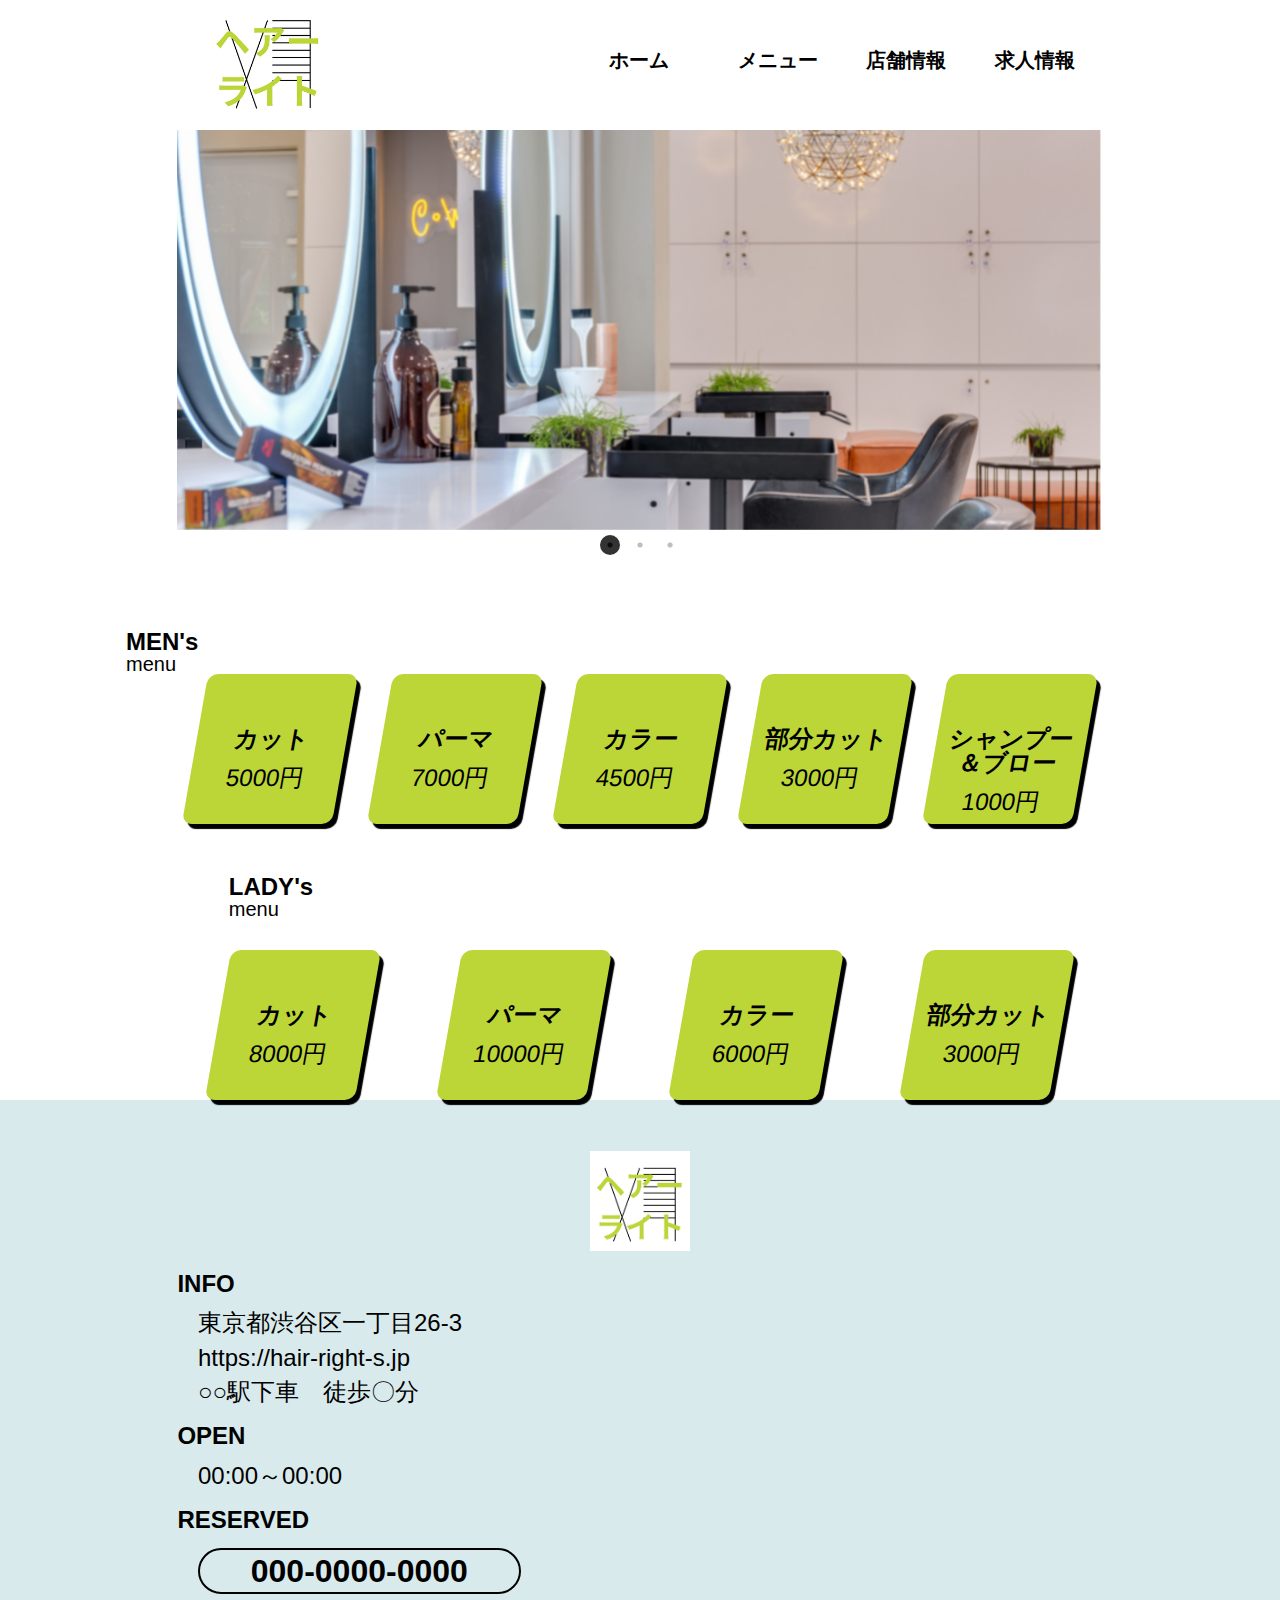
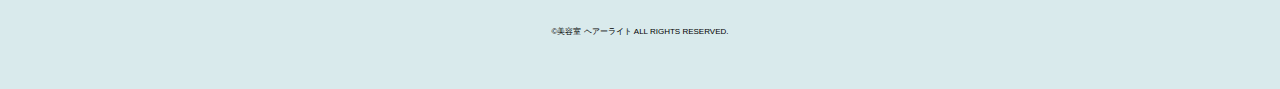
<file: index.html>
<!DOCTYPE html>
<html lang="ja">
  <head>
    <meta charset="UTF-8" />
    <meta http-equiv="X-UA-Compatible" content="IE=edge" />
    <meta name="viewport" content="width=device-width, initial-scale=1.0" />
    <title>hair right</title>
    <link rel="stylesheet" href="css/reset.css" />
    <link rel="stylesheet" href="css/style.css" />
    <link rel="stylesheet" type="text/css" href="css/slick.css">
    <link rel="stylesheet" href="css/slick-theme.css">
  </head>
  <body>
    <header class="header" id="header">
        <div class="header-wrap">
            <h1 class="header-h1"><img class="logo" src="img/logo450450.png" alt="ロゴ" /></h1>
            <nav class="nav-menu">
                <ul>
                    <li class="list-item"><a href="index.html#home">ホーム</a></li>
                    <li class="list-item"><a href="index.html#menu">メニュー</a></li>
                    <li class="list-item"><a href="index.html#footer">店舗情報</a></li>
                    <li class="list-item"><a href="form.html">求人情報</a></li>
                </ul>
            </nav>
            <div class="openbtn1"><span></span><span></span><span></span></div>
        </div>
        <div class="humbergerIcon-menu">
            <ul class="humbergerIcon-Lists">
                <li class="humbergerIcon-li"><a href="index.html#home">ホーム</a></li>
                <li class="humbergerIcon-li"><a href="index.html#menu">メニュー</a></li>
                <li class="humbergerIcon-li"><a href="index.html#footer">店舗情報</a></li>
                <li class="humbergerIcon-li"><a href="form.html">求人情報</a></li>
            </ul>
        </div>
    </header>
    <section class="home" id="home">
        <main class="mv">
            <ul class="slider">
                <li class="slider-item slider-item01"><img src="img/slide-item01.png" alt=""></li>
                <li class="slider-item slider-item02"><img src="img/slide-item02.png" alt=""></li>
                <li class="slider-item slider-item03"><img src="img/slide-item03.png" alt=""></li>
            </ul> 
        </main>   
    </section>
    <section class="menu" id="menu">
        <div class="menu-mens-wrap">
            <div class="menu-header">
                <div class="mens-title">
                    <h2 class="menu-h2">MEN's</h2>
                    <p class="menu-p">menu</p>
                </div>
            </div>
            <div class="menu-boxs">
                <div class="menu-box m"><h3>カット</h3><p>5000円</p></div>
                <div class="menu-box m"><h3>パーマ</h3><p>7000円</p></div>
                <div class="menu-box m"><h3>カラー</h3><p>4500円</p></div>
                <div class="menu-box m"><h3>部分カット</h3><p>3000円</p></div>
                <div class="menu-box m"><h3>シャンプー<br>＆ブロー</h3><p>1000円</p></div>          
            </div>
        </div>
        <div class="menu-ladys-wrap">
            <div class="ladys-title">
                <h2 class="menu-h2">LADY's</h2>
                <p class="menu-p">menu</p>
            </div>
            <div class="menu-boxs">
                <div class="menu-box l"><h3>カット</h3><p>8000円</p></div>
                <div class="menu-box l"><h3>パーマ</h3><p>10000円</p></div>
                <div class="menu-box l"><h3>カラー</h3><p>6000円</p></div>
                <div class="menu-box l"><h3>部分カット</h3><p>3000円</p></div>
            </div>
        </div>
        <p id="page-top"><a href="#">Page Top</a></p>
    </section>
    <footer class="footer" id="footer">
        <!-- <h2 class="footer-h2">ヘアーライト</h2> -->
        <h1 class="header-h11"><img class="logo" src="img/logo450450.png" alt="ロゴ" /></h1>
        <div class="float-wrap">
            <div class="left-wrap">
                <div class="footer-info">
                    <h3 class="footer-h3">INFO</h3>
                    <p class="footer-p">東京都渋谷区一丁目26-3</p>
                    <p class="footer-p">https://hair-right-s.jp</p>
                    <p class="footer-p">○○駅下車　徒歩〇分</p>
                </div>
                <div class="footer-open">
                    <h3 class="footer-h3">OPEN</h3>
                    <p class="footer-p">00:00～00:00</p>
                </div>
                <div class="footer-resrve">
                    <h3 class="footer-h3">RESERVED</h3>
                    <h2 class="h2-tel"><a href="tel:+000-0000-0000">000-0000-0000</a></h2>
                </div>
            </div>
            <div class="right-wrap">
                <iframe src="https://www.google.com/maps/embed?pb=!1m18!1m12!1m3!1d3241.7241911140673!2d139.69133181443033!3d35.659166380199395!2m3!1f0!2f0!3f0!3m2!1i1024!2i768!4f13.1!3m3!1m2!1s0x60188cab01d553ad%3A0x6b51b443089d96a1!2z44CSMTUwLTAwNDYg5p2x5Lqs6YO95riL6LC35Yy65p2-5r-k77yR5LiB55uu77yS77yW4oiS77yTIOiqreWjsua4i-iwt-ODk-ODqw!5e0!3m2!1sja!2sjp!4v1673612138041!5m2!1sja!2sjp" width="800" height="600" style="border:0;" allowfullscreen="" loading="lazy" referrerpolicy="no-referrer-when-downgrade"></iframe>
            </div>
        </div>
        <div class="copyright">
            <small>&copy;美容室 ヘアーライト ALL RIGHTS RESERVED.</small>
        </div>
    </footer>
    <script src="js/jquery-3.6.3.min.js"></script>
    <script src="js/slick.min.js"></script>
    <script src="js/script.js"></script>
  </body>
</html>
</file>
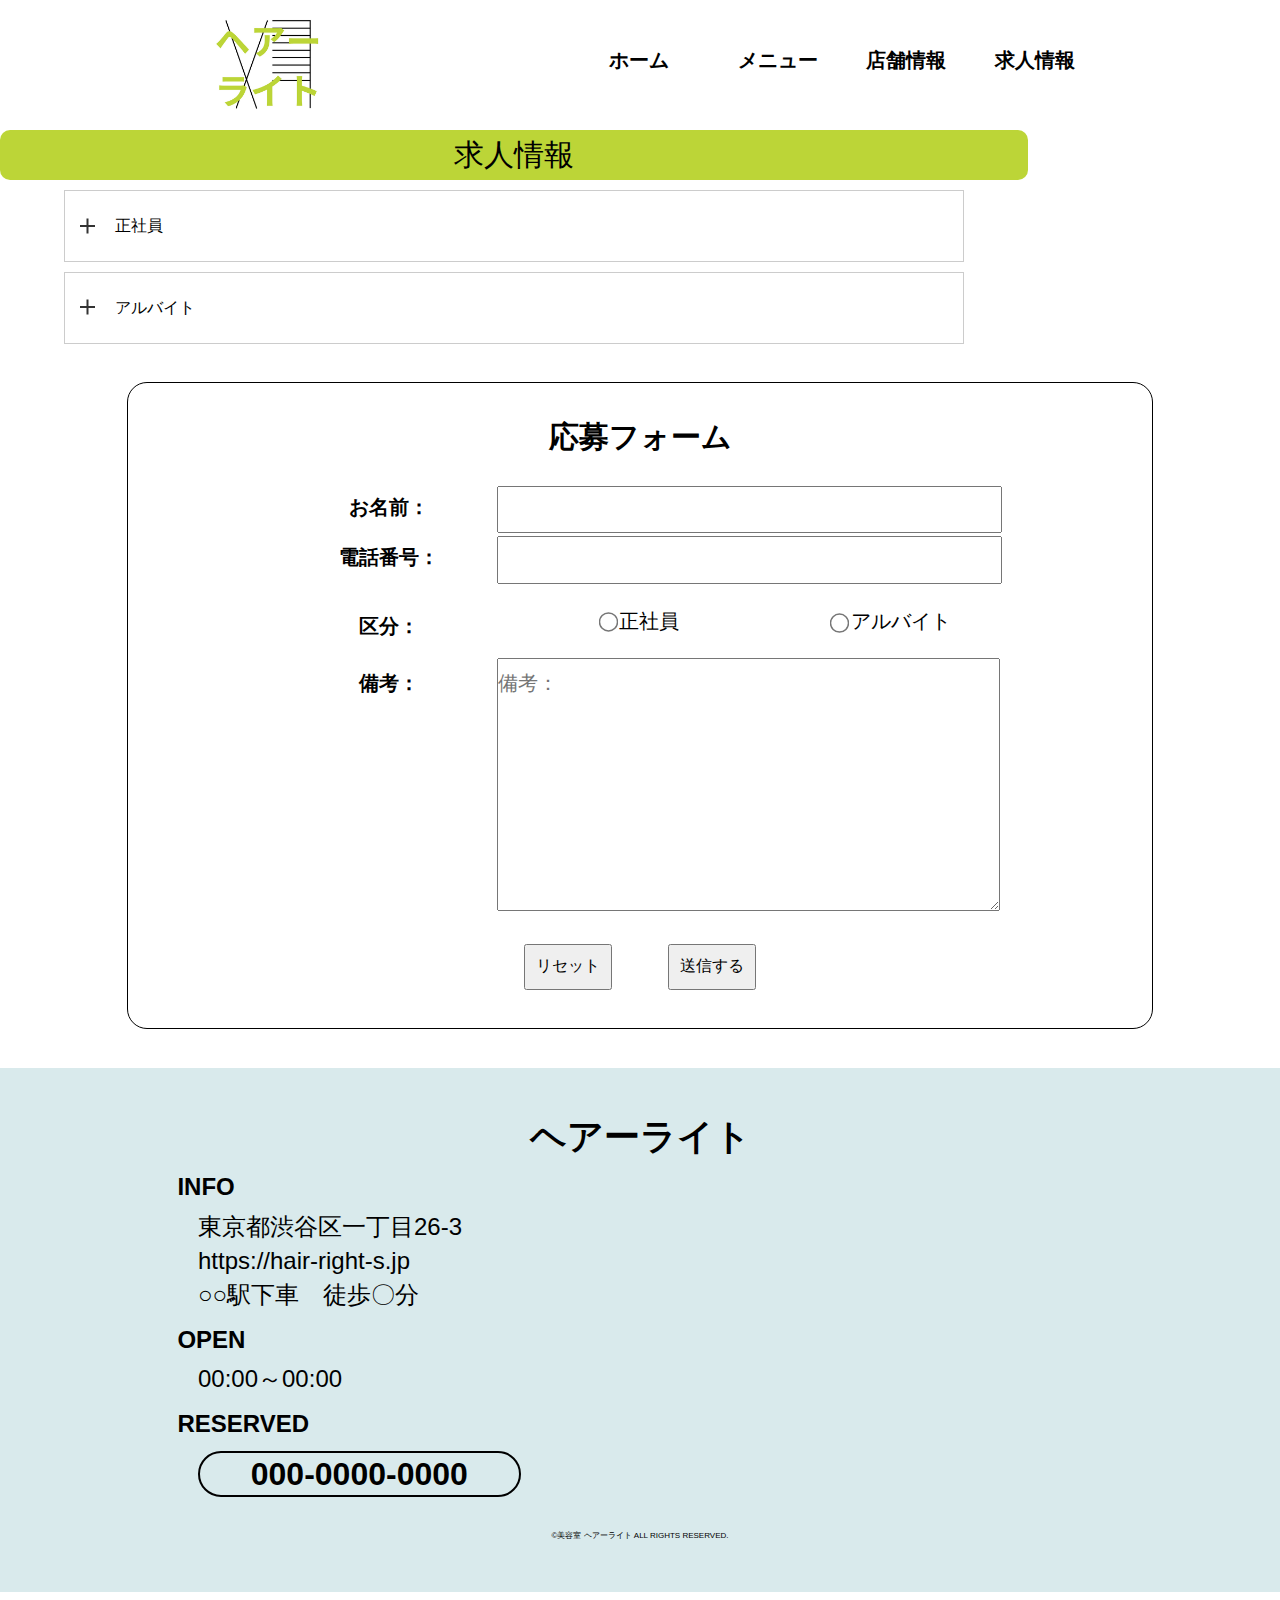
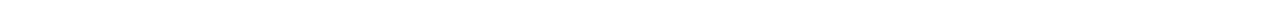
<file: form.html>
<!DOCTYPE html>
<html lang="ja">
  <head>
    <meta charset="UTF-8" />
    <meta http-equiv="X-UA-Compatible" content="IE=edge" />
    <meta name="viewport" content="width=device-width, initial-scale=1.0" />
    <title>application form</title>
    <link rel="stylesheet" href="css/reset.css" />
    <link rel="stylesheet" href="css/style.css" />
    <link rel="stylesheet" type="text/css" href="css/slick.css">
    <link rel="stylesheet" href="css/slick-theme.css">
  </head>
  <body>
    <header class="header" id="header">
        <div class="header-wrap">
            <h1 class="header-h1"><img class="logo" src="img/logo450450.png" alt="ロゴ" /></h1>
            <nav class="nav-menu">
                <ul>
                  <li class="list-item"><a href="index.html#home">ホーム</a></li>
                  <li class="list-item"><a href="index.html#menu">メニュー</a></li>
                  <li class="list-item"><a href="index.html#footer">店舗情報</a></li>
                  <li class="list-item"><a href="form.html">求人情報</a></li>
                </ul>
            </nav>
            <div class="openbtn1"><span></span><span></span><span></span></div>
        </div>
        <div class="humbergerIcon-menu">
            <ul class="humbergerIcon-Lists">
                <li class="humbergerIcon-li"><a href="index.html#home">ホーム</a></li>
                <li class="humbergerIcon-li"><a href="index.html#menu">メニュー</a></li>
                <li class="humbergerIcon-li"><a href="index.html#footer">店舗情報</a></li>
                <li class="humbergerIcon-li"><a href="form.html">求人情報</a></li>
            </ul>
        </div>
    </header>
    <section class="recruit" id="recruit">
        <main class="recruit-main">
            <div class="recruit-h2">求人情報</div>
            <ul class="accordion-area">
                <li>
                  <section class="r">
                    <h3 class="title">正社員</h3>
                    <div class="box">
                      <p>年齢　経験者不問。未経験者35歳くらいまで。</p>
                      <p>月給25万～</p>
                      <p>社会保険加入</p>
                    </div>
                  </section>
                </li>
                <li>
                  <section class="r">
                    <h3 class="title">アルバイト</h3>
                    <div class="box">
                      <p>要相談。お気軽にご相談ください。</p>
                      <p>時給：1200円～</p>
                      <p>制服貸与</p>
                    </div>
                  </section>
                </li>
            </ul>    
        </main> 
    </section>
    <form action="#">
      <h2 class="app-title">応募フォーム</h2>
      <table class="application">
        <tr>
          <th class="table-th">お名前：</th>
          <td><input class="table-td" type="text"></td>
        </tr>
        <tr>
          <th class="table-th">電話番号：</th>
          <td><input class="table-td" type="tel"></td>
        </tr>
        <tr>
          <th class="table-th">区分：</th>
          <td class="td-wrap">
            <label for="full" ><input class="t-radio" id="full" type="radio" name="staff" value="full-time"><span class="radio-label">正社員</span></label>
            <label for="part" ><input class="t-radio" id="part" type="radio" name="staff" value="part-time"><span class="radio-label">アルバイト</span></label>
          </td>
        </tr>
        <tr>
          <th class="table-th message" >備考：</th>
          <td><textarea class="textarea" name="note" id="note" cols="50" rows="10" placeholder="備考："></textarea></td>
        </tr>
      </table>
      <div class="button-wrap">
        <input type="reset" value="リセット" class="reset-btn">
        <input type="submit" value="送信する" class="sub-btn">
      </div>
    </form>
   
    <footer class="footer" id="footer">
      <h2 class="footer-h2">ヘアーライト</h2>
      <div class="float-wrap">
          <div class="left-wrap">
              <div class="footer-info">
                  <h3 class="footer-h3">INFO</h3>
                  <p class="footer-p">東京都渋谷区一丁目26-3</p>
                  <p class="footer-p">https://hair-right-s.jp</p>
                  <p class="footer-p">○○駅下車　徒歩〇分</p>
              </div>
              <div class="footer-open">
                  <h3 class="footer-h3">OPEN</h3>
                  <p class="footer-p">00:00～00:00</p>
              </div>
              <div class="footer-resrve">
                  <h3 class="footer-h3">RESERVED</h3>
                  <h2 class="h2-tel"><a href="tel:+000-0000-0000">000-0000-0000</a></h2>
              </div>
          </div>
          <div class="right-wrap">
              <iframe src="https://www.google.com/maps/embed?pb=!1m18!1m12!1m3!1d3241.7241911140673!2d139.69133181443033!3d35.659166380199395!2m3!1f0!2f0!3f0!3m2!1i1024!2i768!4f13.1!3m3!1m2!1s0x60188cab01d553ad%3A0x6b51b443089d96a1!2z44CSMTUwLTAwNDYg5p2x5Lqs6YO95riL6LC35Yy65p2-5r-k77yR5LiB55uu77yS77yW4oiS77yTIOiqreWjsua4i-iwt-ODk-ODqw!5e0!3m2!1sja!2sjp!4v1673612138041!5m2!1sja!2sjp" width="800" height="600" style="border:0;" allowfullscreen="" loading="lazy" referrerpolicy="no-referrer-when-downgrade"></iframe>
          </div>
      </div>
      <div class="copyright">
          <small>&copy;美容室 ヘアーライト ALL RIGHTS RESERVED.</small>
      </div>
    </footer>
    <script src="js/jquery-3.6.3.min.js"></script>
    <script src="js/slick.min.js"></script>
    <script src="js/script.js"></script>
  </body>
</html>
</file>
<file: css/style.css>
/* common */
body {
    font-family: Verdana, Geneva, Tahoma, sans-serif;
}
a {
    text-decoration: none;
}

@media screen and (max-width: 450px) {
    .header {
        max-width: 450px;
        width: 100%;
        height: 100px;
        position: fixed;
        top: 0;
        z-index: 11;
    }
    .header-wrap {
        width: 100%;
        height: 100%;
        display: flex;
        justify-content: space-between;
        align-items: center;
    }
    .header-wrap.active {
        display: none;
    }
    .header-h1 {
        margin-left: 7%;
        width: 80px;
        height: 80px;
    }
    .logo {
        width: 100%;
        object-fit: cover;
    }
    .nav-menu {
        display: none;
    }
    .openbtn1 {
           /*ボタン内側の基点となるためrelativeを指定。
    追従するナビゲーションの場合はfixed＋top、rightといった位置をセットで指定*/
        position: relative;
        cursor: pointer;
        width: 50px;
        height:50px;
        border-radius: 5px;
        margin-right: 7%;
    }

    /*ボタン内側*/
    .openbtn1 span{
        display: inline-block;
        transition: all .4s;/*アニメーションの設定*/
        position: absolute;
        left: 14px;
        height: 2px;
        border-radius: 5px;
        background: #000;
        width: 58%;
    }

    .openbtn1 span:nth-of-type(1) {
        top:13px;	
    }

    .openbtn1 span:nth-of-type(2) {
        top:19px;
    }

    .openbtn1 span:nth-of-type(3) {
        top:25px;
    }

    .openbtn1 span:nth-of-type(3)::after {
        content:"Menu";/*3つ目の要素のafterにMenu表示を指定*/
        position: absolute;
        top: 6px;
        left: 0;
        color: #000;
        font-size: 0.6rem;
        text-transform: uppercase;
    }

    /*activeクラスが付与されると線が回転して×になり、Menu⇒Closeに変更*/
    .openbtn1.active span:nth-of-type(1) {
        top: 14px;
        left: 18px;
        transform: translateY(6px) rotate(-45deg);
        width: 30%;
    }

    .openbtn1.active span:nth-of-type(2) {
        opacity: 0;
    }

    .openbtn1.active span:nth-of-type(3){
        top: 26px;
        left: 18px;
        transform: translateY(-6px) rotate(45deg);
        width: 30%;
    }

    .openbtn1.active span:nth-of-type(3)::after {
        content:"Close";/*3つ目の要素のafterにClose表示を指定*/
        transform: translateY(0) rotate(-45deg);
        top:5px;
        left:4px;
    }

    .humbergerIcon-menu {
        display: none;
    }
    .humbergerIcon-menu.active {
        display: block;
        visibility: visible;
        width: 100vw;
        height: 100vh;
        background-color: #fff;
    }
    .humbergerIcon-Lists {
        width: 100%;
        padding-top: 40%;
    }
    .humbergerIcon-li {
        text-align: center;
        margin-bottom: 40px;
    }
    .humbergerIcon-li a {
        font-size: 20px;
        font-weight: bold;
        color: #000;
    }
    .humbergerIcon-li a:hover {
        font-size: 20px;
        background-color: #bcd537;
        padding: 7px;
        border-radius: 10px;
    }

    /* home */
    .home {
        max-width: 450px;
        width: 100%;
        margin-top: 100px;
    }
    .mv {
        margin: auto;
        display: block;
        width: 80%;
        height: 67vw;
    }
    .slider {
        position:relative;
        z-index: 1;
      /*↑z-indexの値をh1のz-indexの値よりも小さくして背景に回す*/
    }
    /*　背景画像設定　*/
    
    /* .slider-item01 {
        background:url(../img/slide-item01.png);
    }
    
    .slider-item02 {
        background:url(../img/slide-item02.png);
    }
    
    .slider-item03 {
        background:url(../img/slide-item03.png);
    } */
    
    .slider-item img {
        width: 100%;/*各スライダー全体の横幅を画面の高さいっぱい（100%）にする*/
        /* height: 200px; 各スライダー全体の縦幅を画面の高さいっぱい（100vh）にする */
        /* background-repeat: no-repeat;背景画像をリピートしない */
        /* background-position: center;背景画像の位置を中央に */
        /* background-size: cover;背景画像が.slider-item全体を覆い表示 */
        object-fit: cover;
    }
    
    /*ドットナビゲーションの設定*/
    
    .slick-dots {
      position: relative;
      z-index: 3;
      text-align:center;
      margin:0 0 50px 0;/*ドットの位置*/
    }
    
    .slick-dots li {
        display:inline-block;
        margin:0 5px;
    }
    
    .slick-dots button {
        color: transparent;
        outline: none;
        width:8px;/*ドットボタンのサイズ*/
        height:8px;/*ドットボタンのサイズ*/
        display:block;
        border-radius:50%;
        background:#fff;/*ドットボタンの色*/
    }
    
    .slick-dots .slick-active button{
        background:#333;/*ドットボタンの現在地表示の色*/
    }

    /* menu */
    .menu {
        max-width: 450px;
        width: 100%;
    }
    .menu-mens-wrap {
        margin: 5% 0;
        display: flex;
        flex-direction: column;
        justify-content: center;
    }
    .menu-ladys-wrap {
        margin: 5% 0;
    }
    .menu-header {
        display: flex;
        justify-content: space-between;
        align-items: center;
    }
    .menu-img {
        width: 150px;
        height: 100px;
    }
    .menu-img img {
        width: 100%;
        object-fit: cover;
    }
    .mens-title {
        margin: 10% auto 0 auto;
        text-align: center;
    }
    .ladys-title {
        margin-top: 15%; 
        text-align: center;
    }
    .menu-h2 {
        font-size: 28px;
        font-weight: bold;
    }
    .menu-p {
        font-size: 24px;
    }
    .menu-boxs {
        width: 100%;
        display: flex;
        flex-direction: column;
        
    }
    .menu-box {
        margin: 5% auto;
        display: block;
        width: 50vw;
        height: 40vw;
        background-color: #bcd537;
        border-radius: 10px;
        box-shadow: 10px 10px 1px #000;
        transform: skewX(-10deg);
        transition: all 0.7s linear;
    }
    .menu-box:hover {
        transform: translate(10px,10px);
        box-shadow: none;
        background-color: #d9eaec;
    }
    .menu-box h3 {
        text-align: center;
        margin-top: 28%;
        font-size: 20px;
    }
    .menu-box p {
        text-align: center;
        margin-top: 10%;
        font-size: 20px;
    }

    /*リンクを右下に固定*/
    #page-top {
        position: fixed;
        right: 10px;
        bottom:10px;
        z-index: 2;
        /*はじめは非表示*/
        opacity: 0;
        transform: translateY(100px);
    }


    /* footer */
    .footer {
        max-width: 450px;
        width: 100%;
        background-color: #d9eaec;
        padding: 10% 0;
    }
    .header-h11 {
        height: 100px;
        width: 100px;
        margin: auto;
    }
    .footer-h2 {
        font-size: 24px;
        text-align: center;
    }
    .footer-h3 {
        font-size: 20px;
        /* margin-left: 10%; */
        margin: 4% 0 2% 10%;
    }
    .footer-p {
        font-size: 18px;
        margin-left: 14%;
    }
    .h2-tel {
        font-size: 26px;
        margin-left: 14%;
        background-color: #d9eaec;
        border: 1px solid #000;
        border-radius: 26px;
        width: 70%;
        text-align: center;
        padding: 1%;
    }
    .h2-tel a {
        color: #000;
    }
    .h2-tel a:hover {
        color: #fff;
    }
    .right-wrap {
        width: 80%;
        height: 200px;
        position: relative;
        display: block;
        margin: 5% auto;
    }
    .right-wrap iframe{
        position: absolute;
        width: 100%;
        height: 100%;
        top: 50%;
        left: 50%;
        transform: translate(-50%, -50%);
    }
    .copyright {
        text-align: center;
    }
    small {
        font-size: 8px;
    }

    /* form */
    .recruit {
        max-width: 450px;
        width: 100%;
        margin-top: 100px;
    }
    .recruit-main {
        width: 100%;
    }
    .recruit-h2 {
        font-size: 30px;
        color: #000;
        text-align: center;
        background-color: #bcd537;
        border-radius: 10px;
        padding: 10px;
    }
    /*==================================================
    アコーディオンのためのcss
    ===================================*/

    /*アコーディオン全体*/
    .accordion-area{
        list-style: none;
        width: 90%;
        max-width: 400px;
        margin:0 auto;
    }

    .accordion-area li{
        margin: 10px 0;
    }

    .accordion-area section {
    border: 1px solid #ccc;
    }

    /*アコーディオンタイトル*/
    .title {
        position: relative;/*+マークの位置基準とするためrelative指定*/
        cursor: pointer;
        font-size:1rem;
        font-weight: normal;
        padding: 3% 3% 3% 50px;
        transition: all .5s ease;
    }

    /*アイコンの＋と×*/
    .title::before,
    .title::after{
        position: absolute;
        content:'';
        width: 15px;
        height: 2px;
        background-color: #333;
        
    }
    .title::before{
        top:48%;
        left: 15px;
        transform: rotate(0deg);
        
    }
    .title::after{    
        top:48%;
        left: 15px;
        transform: rotate(90deg);

    }
    /*　closeというクラスがついたら形状変化　*/
    .title.close::before{
    transform: rotate(45deg);
    }

    .title.close::after{
    transform: rotate(-45deg);
    }

    /*アコーディオンで現れるエリア*/
    .box {
        display: none;/*はじめは非表示*/
        background: #f3f3f3;
        margin:0 3% 3% 3%;
        padding: 3%;
    }

    form {
        width: 80%;
        margin: 3% auto;
        padding: 3% 0;
        border: 1px solid #000;
        border-radius: 20px;
    }
    .app-title {
        text-align: center;
        font-size: 20px;
    }
    .application {
        width: 70%;
        margin: 3% auto 0 auto;
        border-collapse: separate;
        border-spacing: 5% 0;
        table-layout: fixed;
    }
    tr {
        display: flex;
        flex-direction: column;
    }
    .table-th {
        width: 100%;
        padding: 2% 0;
        font-size: 14px;
        text-align: left;
    }
    .table-td {
        width: 100%;
        padding: 2% 0;
        font-size: 14px;
    }
    .td-wrap {
        width: 100%;
        padding: 5%;
        display: flex;
    }
    label {
        display: flex;
        margin: auto;
    }
    input[type=radio] {
        transform: scale(1.5);
    } 
    .radio-label {
        font-size: 14px;
        padding: 2%;
        white-space: nowrap;
    }
    .message {
        vertical-align: top;
    }
    .textarea {
        width: 100%;
        padding: 2% 0;
        font-size: 14px;
    }
    .button-wrap {
        margin-top: 3%;
        text-align: center;
    }
    .reset-btn,
    .sub-btn {
        font-size: 16px;
        padding: 1%;
    }
    .reset-btn {
        margin-right: 5%;
    }
}

/* TAB */
@media screen and (min-width: 450px) and (max-width: 850px) {
    .header {
        max-width: 850px;
        width: 100%;
        height: 120px;
        position: fixed;
        top: 0;
        z-index: 11;
    }
    .header-wrap {
        width: 100%;
        height: 100%;
        display: flex;
        justify-content: space-between;
        align-items: center;
    }
    .header-wrap.active {
        display: none;
    }
    .header-h1 {
        margin-left: 8%;
        width: 100px;
        height: 100px;
    }
    .logo {
        width: 100%;
        object-fit: cover;
    }
    .nav-menu {
        display: none;
    }
    .openbtn1 {
        /*ボタン内側の基点となるためrelativeを指定。
 追従するナビゲーションの場合はfixed＋top、rightといった位置をセットで指定*/
        position: relative;
        cursor: pointer;
        width: 60px;
        height: 60px;
        border-radius: 5px;
        margin-right: 8%;
    }

    /*ボタン内側*/
    .openbtn1 span{
        display: inline-block;
        transition: all .4s;/*アニメーションの設定*/
        position: absolute;
        left: 14px;
        height: 2px;
        border-radius: 5px;
        background: #000;
        width: 58%;
    }

    .openbtn1 span:nth-of-type(1) {
        top:10px;	
    }

    .openbtn1 span:nth-of-type(2) {
        top:19px;
    }

    .openbtn1 span:nth-of-type(3) {
        top:28px;
    }

    .openbtn1 span:nth-of-type(3)::after {
        content:"Menu";/*3つ目の要素のafterにMenu表示を指定*/
        position: absolute;
        top: 6px;
        left: 0;
        color: #000;
        font-size: 80%;
        text-transform: uppercase;
    }

    /*activeクラスが付与されると線が回転して×になり、Menu⇒Closeに変更*/
    .openbtn1.active span:nth-of-type(1) {
        top: 14px;
        left: 18px;
        transform: translateY(6px) rotate(-45deg);
        width: 30%;
    }

    .openbtn1.active span:nth-of-type(2) {
        opacity: 0;
    }

    .openbtn1.active span:nth-of-type(3){
        top: 26px;
        left: 18px;
        transform: translateY(-6px) rotate(45deg);
        width: 30%;
    }

    .openbtn1.active span:nth-of-type(3)::after {
        content:"Close";/*3つ目の要素のafterにClose表示を指定*/
        transform: translateY(0) rotate(-45deg);
        top:5px;
        left:4px;
    }
    .humbergerIcon-menu {
        display: none;
    }
    .humbergerIcon-menu.active {
        display: block;
        visibility: visible;
        width: 100vw;
        height: 100vh;
        background-color: #fff;
    }
    .humbergerIcon-Lists {
        width: 100%;
        padding-top: 40%;
    }
    .humbergerIcon-li {
        text-align: center;
        margin-bottom: 40px;
    }
    .humbergerIcon-li a {
        font-size: 20px;
        font-weight: bold;
        color: #000;
    }
    .humbergerIcon-li a:hover {
        font-size: 20px;
        background-color: #bcd537;
        padding: 7px;
        border-radius: 10px;
    }
     /* home */
    .home {
        max-width: 850px;
        width: 100%;
        margin-top: 100px;
    }
    .mv {
        width: 80%;
        margin: auto;
        height: 500px;
    }
    .slider {
        position:relative;
        z-index: 1;
      /*↑z-indexの値をh1のz-indexの値よりも小さくして背景に回す*/
    }
    /*　背景画像設定　*/ 
    /* .slider-item01 {
        background:url(../img/slide-item01.png);
    }
    
    .slider-item02 {
        background:url(../img/slide-item02.png);
    }
    
    .slider-item03 {
        background:url(../img/slide-item03.png);
    } */
    
    .slider-item img{
        width: 100%;/*各スライダー全体の横幅を画面の高さいっぱい（100%）にする*/
        /* height: 15px; 各スライダー全体の縦幅を画面の高さいっぱい（100vh）にする */
        /* background-repeat: no-repeat;背景画像をリピートしない */
        /* background-position: center;背景画像の位置を中央に */
        /* background-size: cover;背景画像が.slider-item全体を覆い表示 */
        object-fit: cover;
    }
    
    /*ドットナビゲーションの設定*/
    
    .slick-dots {
      position: relative;
      z-index: 3;
      text-align:center;
      margin:0 0 50px 0;/*ドットの位置*/
    }
    
    .slick-dots li {
        display:inline-block;
        margin:0 5px;
    }
    
    .slick-dots button {
        color: transparent;
        outline: none;
        width:8px;/*ドットボタンのサイズ*/
        height:8px;/*ドットボタンのサイズ*/
        display:block;
        border-radius:50%;
        background:#fff;/*ドットボタンの色*/
    }
    
    .slick-dots .slick-active button{
        background:#333;/*ドットボタンの現在地表示の色*/
    }

     /* menu */
    .menu {
        max-width: 850px;
        width: 100%;
    }
    .menu-mens-wrap {
        margin: 5% 0;
        display: flex;
        flex-direction: column;
        justify-content: center;
    }
    .menu-ladys-wrap {
        margin: 5% 0;
    }
    .menu-header {
        display: flex;
        justify-content: space-between;
        align-items: center;
    }
    .mens-title,
    .ladys-title {
        margin: 5% 0 3% 10%;
    }
    .menu-h2 {
        font-size: 24px;
        font-weight: bold;
    }
    .menu-p {
        font-size: 20px;
    }
    .menu-boxs {
        margin: auto;
        width: 90%;
        display: flex;
        flex-wrap: wrap;
        justify-content: space-around;
    }
    .menu-box {
        width: 150px;
        height: 150px;
        background-color: #bcd537;
        border-radius: 10px;
        box-shadow: 5px 5px 1px #000;
        transform: skewX(-10deg);
        transition: all 0.7s linear;
    }
    .menu-box:hover {
        transform: translate(10px,10px);
        box-shadow: none;
        background-color: #d9eaec;
    }
    .m:first-child {
        margin-left: 23vw;
    }
    .m:nth-child(2) {
        margin-left: 10vw;
        margin-right: 15vw;
    }
    .menu-box h3 {
        text-align: center;
        margin-top: 35%;
        font-size: 24px;
    }
    .menu-box p {
        text-align: center;
        margin-top: 10%;
        font-size: 24px;
    }

    /*リンクを右下に固定*/
    #page-top {
        position: fixed;
        right: 100px;
        bottom:10px;
        z-index: 2;
        /*はじめは非表示*/
        opacity: 0;
        transform: translateY(100px);
    }


    /* footer */
    .footer {
        max-width: 850px;
        width: 100%;
        background-color: #d9eaec;
        padding: 5% 0;
    }
    .footer-h2 {
        font-size: 28px;
        text-align: center;
    }
    .footer-h3 {
        font-size: 24px;
        margin-left: 10%;
        margin-top: 3%;
    }
    .footer-p {
        font-size: 20px;
        margin-left: 14%;
    }
    .header-h11 {
        height: 100px;
        width: 100px;
        margin: auto;
    }
    .h2-tel {
        font-size: 26px;
        margin-left: 14%;
        background-color: #d9eaec;
        border: 2px solid #000;
        border-radius: 26px;
        width: 76%;
        text-align: center;
        padding: 1%;
    }
    .h2-tel a {
        color: #000;
    }
    .h2-tel a:hover {
        color: #fff;
    }
    .float-wrap {
        width: 90%;
        height: 260px;
        margin: 0 auto;
    }
    .left-wrap {
        float: left;
        width: 50%;
    }
    .right-wrap {
        float: right;
        width: 50%;
        height: 200px;
        position: relative;
        display: block;
        margin: 3% auto 1% auto;
    }
    .right-wrap iframe{
        position: absolute;
        width: 80%;
        height: 100%;
        top: 50%;
        left: 50%;
        transform: translate(-50%, -50%);
    }
    .copyright {
        width: 100%;
        text-align: center;
    }
    small {
        font-size: 8px;
    }

    /* form */
    .recruit {
        max-width: 850px;
        width: 100%;
        margin-top: 120px;
    }
    .recruit-main {
        width: 100%;
    }
    .recruit-h2 {
        font-size: 30px;
        color: #000;
        text-align: center;
        background-color: #bcd537;
        border-radius: 10px;
        padding: 10px;
    }
    /*==================================================
    アコーディオンのためのcss
    ===================================*/

    /*アコーディオン全体*/
    .accordion-area{
        list-style: none;
        width: 90%;
        max-width: 700px;
        margin:0 auto;
    }

    .accordion-area li{
        margin: 10px 0;
    }

    .accordion-area section {
    border: 1px solid #ccc;
    }

    /*アコーディオンタイトル*/
    .title {
        position: relative;/*+マークの位置基準とするためrelative指定*/
        cursor: pointer;
        font-size:1rem;
        font-weight: normal;
        padding: 3% 3% 3% 50px;
        transition: all .5s ease;
    }

    /*アイコンの＋と×*/
    .title::before,
    .title::after{
        position: absolute;
        content:'';
        width: 15px;
        height: 2px;
        background-color: #333;
        
    }
    .title::before{
        top:48%;
        left: 15px;
        transform: rotate(0deg);
        
    }
    .title::after{    
        top:48%;
        left: 15px;
        transform: rotate(90deg);

    }
    /*　closeというクラスがついたら形状変化　*/
    .title.close::before{
    transform: rotate(45deg);
    }

    .title.close::after{
    transform: rotate(-45deg);
    }

    /*アコーディオンで現れるエリア*/
    .box {
        display: none;/*はじめは非表示*/
        background: #f3f3f3;
        margin:0 3% 3% 3%;
        padding: 3%;
    }

    form {
        width: 80%;
        margin: 3% auto;
        padding: 3% 0;
        border: 1px solid #000;
        border-radius: 20px;
    }
    .app-title {
        text-align: center;
        font-size: 30px;
    }
    .application {
        width: 70%;
        margin: 3% auto 0 auto;
        border-collapse: separate;
        border-spacing: 5% 0;
        table-layout: fixed;
    }

    .table-th {
        width: 30%;
        padding: 2% 0;
        font-size: 20px;
        text-align: center;
    }
    .table-td {
        width: 100%;
        padding: 2% 0;
        font-size: 20px;
    }
    .td-wrap {
        width: 100%;
        padding: 5%;
        display: flex;
    }
    label {
        display: flex;
        margin: auto;
    }
    input[type=radio] {
        transform: scale(1.5);
    } 
    .radio-label {
        font-size: 20px;
        padding: 2%;
        white-space: nowrap;
    }
    .message {
        vertical-align: top;
    }
    .textarea {
        width: 100%;
        padding: 2% 0;
        font-size: 20px;
    }
    .button-wrap {
        margin-top: 3%;
        text-align: center;
    }
    .reset-btn,
    .sub-btn {
        font-size: 16px;
        padding: 1%;
    }
    .reset-btn {
        margin-right: 5%;
    }
}

/* PC */
@media screen and (min-width: 850px) {
    body {
        max-width: 1400px;
        margin: auto;
    }
    .header {
        max-width: 1028px;
        width: 100%;
        height: 130px;
        margin: auto;
    }
    .header-wrap {
        width: 100%;
        display: flex;
        justify-content: space-between;
        align-items: center;
    }
    .header-h1 {
        margin-left: 8%;
        width: 120px;
        height: 120px;
    }
    .logo {
        width: 100%;
        object-fit: cover;
    }
    .nav-menu {
        margin-right: 3%;
        flex-basis: 50%;
    }
    .nav-menu ul{
        width: 100%;
        display: flex;
        justify-content: space-between;
        align-items: center;
    }
    .list-item {
        width: 100%;
    }
    .list-item a{
        color: #000;
        font-size: 20px;
        font-weight: bold;
        width: 100%;
    }
    .list-item a:hover {
        background-color: #bcd537;
        border-radius: 10px;
        padding: 8%;
    }
    .openbtn1 {
        display: none;
    }
    .humbergerIcon-menu {
        display: none;
    }
    .home {
        max-width: 1028px;
        width: 100%;
        margin: auto;
    }
    .mv {
        width: 90%;
        margin: auto;
        height: 500px;
    }
    .slider {
        position:relative;
        z-index: 1;
    }
    .slider-item img{
        width: 100%;/*各スライダー全体の横幅を画面の高さいっぱい（100%）にする*/
        height: 400px;
        /* height: 15px; 各スライダー全体の縦幅を画面の高さいっぱい（100vh）にする */
        /* background-repeat: no-repeat;背景画像をリピートしない */
        /* background-position: center;背景画像の位置を中央に */
        /* background-size: cover;背景画像が.slider-item全体を覆い表示 */
        object-fit: cover;
    }
    
    /*矢印の設定*/
    
    .slick-prev, 
    .slick-next {
        position: absolute;
        z-index: 3;
        top: 42%;
        cursor: pointer;/*マウスカーソルを指マークに*/
        outline: none;/*クリックをしたら出てくる枠線を消す*/
        border-top: 2px solid #fff;/*矢印の色*/
        border-right: 2px solid #fff;/*矢印の色*/
        height: 25px;
        width: 25px;
    }
    
    .slick-prev {/*戻る矢印の位置と形状*/
        left:2.5%;
        transform: rotate(-135deg);
    }
    .slick-next {/*次へ矢印の位置と形状*/
        right:2.5%;
        transform: rotate(45deg);
    }
    
    /*ドットナビゲーションの設定*/
    
    .slick-dots {
      position: relative;
      z-index: 3;
      text-align:center;
      margin:0 0 50px 0;/*ドットの位置*/
    }
    
    .slick-dots li {
        display:inline-block;
        margin:0 5px;
    }
    
    .slick-dots button {
        color: transparent;
        outline: none;
        width:8px;/*ドットボタンのサイズ*/
        height:8px;/*ドットボタンのサイズ*/
        display:block;
        border-radius:50%;
        background:#fff;/*ドットボタンの色*/
    }
    
    .slick-dots .slick-active button{
        background:#333;/*ドットボタンの現在地表示の色*/
    }
     /* menu */
    .menu {
        max-width: 1028px;
        width: 100%;
        margin: auto;
    }
    .menu-mens-wrap {
        display: flex;
        flex-direction: column;
        justify-content: center;
    }
    .menu-ladys-wrap {
        margin-top: 5%;
    }
    .menu-header {
        display: flex;
        justify-content: space-between;
        align-items: center;
    }
    .menu-img {
        width: 150px;
        height: 100px;
    }
    .menu-img img {
        width: 100%;
        object-fit: cover;
    }
    .mens-title {
        margin-right: 10%;
    }
    .ladys-title {
        margin: 0 0 3% 10%;
    }
    .menu-h2 {
        font-size: 24px;
        font-weight: bold;
    }
    .menu-p {
        font-size: 20px;
    }
    .menu-boxs {
        margin: auto;
        width: 90%;
        display: flex;
        flex-wrap: wrap;
        justify-content: space-around;
    }
    .menu-box {
        width: 150px;
        height: 150px;
        background-color: #bcd537;
        border-radius: 10px;
        box-shadow: 5px 5px 1px #000;
        transform: skewX(-10deg);
        transition: all 0.7s linear;
    }
    .menu-box:hover {
        transform: translate(10px,10px);
        box-shadow: none;
        background-color: #d9eaec;
    }
    .menu-box h3 {
        text-align: center;
        margin-top: 35%;
        font-size: 24px;
    }
    .menu-box p {
        text-align: center;
        margin-top: 10%;
        font-size: 24px;
    }

    /*リンクを右下に固定*/
    #page-top {
        position: fixed;
        right: 100px;
        bottom:10px;
        z-index: 2;
        /*はじめは非表示*/
        opacity: 0;
        transform: translateY(100px);
    }


    /* footer */
    .footer {
        max-width: 1400px;
        width: 100%;
        background-color: #d9eaec;
        padding: 4% 0;
    }
    .header-h11 {
        height: 100px;
        width: 100px;
        margin: auto;
    }
    .footer-h2 {
        font-size: 36px;
        text-align: center;
    }
    .footer-h3 {
        font-size: 24px;
        margin: 4% 0 3% 10%;
        /* margin-top: 5%; */
    }
    .footer-p {
        font-size: 24px;
        margin-left: 14%;
        margin-top: 2%;
    }
    .h2-tel {
        font-size: 32px;
        margin-left: 14%;
        background-color: #d9eaec;
        border: 2px solid #000;
        border-radius: 32px;
        width: 60%;
        text-align: center;
        padding: 1%;
    }
    .h2-tel a {
        color: #000;
    }
    .h2-tel a:hover {
        color: #fff
    }
    .float-wrap {
        width: 1028px;
        height: 370px;
        margin: 0 auto;
    }
    .left-wrap {
        float: left;
        width: 50%;
    }
    .right-wrap {
        float: right;
        width: 50%;
        height: 300px;
        position: relative;
        display: block;
        margin: 3% auto 2% auto;
    }
    .right-wrap iframe{
        position: absolute;
        width: 80%;
        height: 100%;
        top: 50%;
        left: 50%;
        transform: translate(-50%, -50%);
    }
    .copyright {
        width: 100%;
        text-align: center;
    }
    small {
        font-size: 8px;
    }

    /* form */
    .recruit {
        max-width: 1028px;
        width: 100%;
    }
    .recruit-main {
        width: 100%;
    }
    .recruit-h2 {
        font-size: 30px;
        color: #000;
        text-align: center;
        background-color: #bcd537;
        border-radius: 10px;
        padding: 10px;
    }
    /*==================================================
    アコーディオンのためのcss
    ===================================*/

    /*アコーディオン全体*/
    .accordion-area{
        list-style: none;
        width: 96%;
        max-width: 900px;
        margin:0 auto;
    }

    .accordion-area li{
        margin: 10px 0;
    }

    .accordion-area section {
    border: 1px solid #ccc;
    }

    /*アコーディオンタイトル*/
    .title {
        position: relative;/*+マークの位置基準とするためrelative指定*/
        cursor: pointer;
        font-size:1rem;
        font-weight: normal;
        padding: 3% 3% 3% 50px;
        transition: all .5s ease;
    }

    /*アイコンの＋と×*/
    .title::before,
    .title::after{
        position: absolute;
        content:'';
        width: 15px;
        height: 2px;
        background-color: #333;
        
    }
    .title::before{
        top:48%;
        left: 15px;
        transform: rotate(0deg);
        
    }
    .title::after{    
        top:48%;
        left: 15px;
        transform: rotate(90deg);

    }
    /*　closeというクラスがついたら形状変化　*/
    .title.close::before{
    transform: rotate(45deg);
    }

    .title.close::after{
    transform: rotate(-45deg);
    }

    /*アコーディオンで現れるエリア*/
    .box {
        display: none;/*はじめは非表示*/
        background: #f3f3f3;
        margin:0 3% 3% 3%;
        padding: 3%;
    }

    form {
        width: 80%;
        margin: 3% auto;
        padding: 3% 0;
        border: 1px solid #000;
        border-radius: 20px;
    }
    .app-title {
        text-align: center;
        font-size: 30px;
    }
    .application {
        width: 70%;
        margin: 3% auto 0 auto;
        border-collapse: separate;
        border-spacing: 5% 0;
        table-layout: fixed;
    }

    .table-th {
        width: 30%;
        padding: 2% 0;
        font-size: 20px;
        text-align: center;
    }
    .table-td {
        width: 100%;
        padding: 2% 0;
        font-size: 20px;
    }
    .td-wrap {
        width: 100%;
        padding: 5%;
        display: flex;
    }
    label {
        display: flex;
        margin: auto;
    }
    input[type=radio] {
        transform: scale(1.5);
    } 
    .radio-label {
        font-size: 20px;
        padding: 2%;
        white-space: nowrap;
    }
    .message {
        vertical-align: top;
    }
    .textarea {
        width: 100%;
        padding: 2% 0;
        font-size: 20px;
    }
    .button-wrap {
        margin-top: 3%;
        text-align: center;
    }
    .reset-btn,
    .sub-btn {
        font-size: 16px;
        padding: 1%;
    }
    .reset-btn {
        margin-right: 5%;
    }
}


/* section:not(.recruit,.r, .home) {
    opacity: 0;
    transform: translateY(100px); 
    transition: all 1.5s;
}
 section:not(.recruit,.r, .home).scrollin {
    opacity: 1;
    transform: translateY(0);
} */

/*ページトップリンクの形状*/
#page-top a{
    display: flex;
    justify-content:center;
    align-items:center;
    background:#942D2F;
    border-radius: 5px;
    width: 60px;
    height: 60px;
    color: #fff;
    text-align: center;
    text-transform: uppercase; 
    text-decoration: none;
    font-size:0.6rem;
    transition:all 0.3s;
}

#page-top a:hover{
    background: #777;
}


/*　上に上がる動き　*/

#page-top.UpMove{
    animation: UpAnime 0.5s forwards;
}
@keyframes UpAnime{
from {
    opacity: 0;
    transform: translateY(100px);
}
to {
    opacity: 1;
    transform: translateY(0);
}
}
</file>
